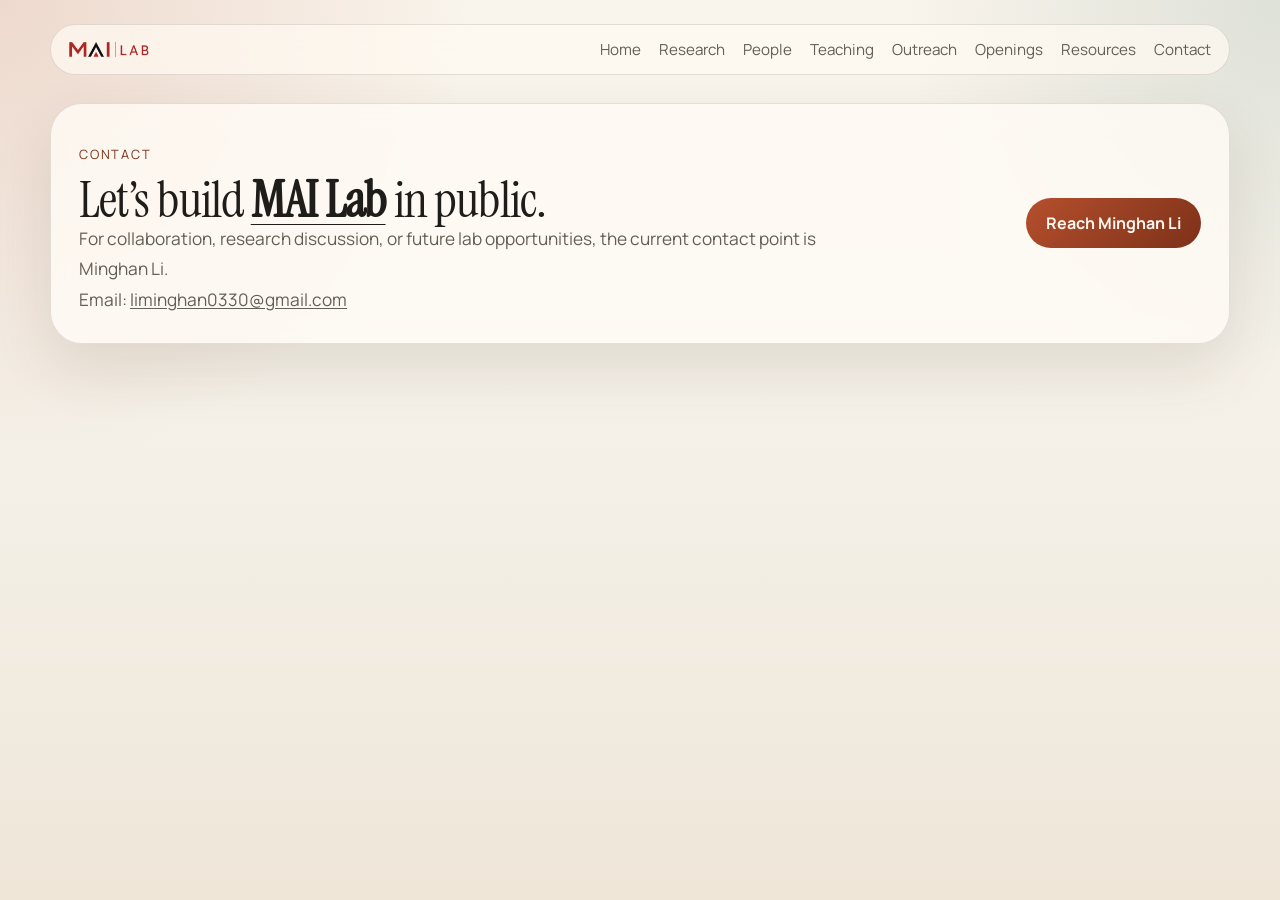
<file: contact.html>
<!DOCTYPE html>
<html lang="en">
  <head>
    <meta charset="UTF-8" />
    <meta name="viewport" content="width=device-width, initial-scale=1.0" />
    <title>Contact | MAI Lab</title>
    <meta name="description" content="Contact MAI Lab." />
    <link rel="preconnect" href="https://fonts.googleapis.com" />
    <link rel="preconnect" href="https://fonts.gstatic.com" crossorigin />
    <link
      href="https://fonts.googleapis.com/css2?family=Instrument+Serif:ital@0;1&family=Manrope:wght@400;500;600;700;800&display=swap"
      rel="stylesheet"
    />
    <link rel="stylesheet" href="styles.css" />
  </head>
  <body>
    <div class="page-shell">
      <nav class="topbar page-nav">
        <a class="brand" href="index.html"><img src="figs/log/MAI_logo_short-removebg.png" alt="MAI Lab logo" class="brand-logo" /></a>
        <div class="nav-links">
          <a href="index.html">Home</a>
          <a href="research.html">Research</a>
          <a href="people.html">People</a>
          <a href="teaching.html">Teaching</a>
          <a href="outreach.html">Outreach</a>
          <a href="openings.html">Openings</a>
          <a href="resources.html">Resources</a>
          <a href="contact.html">Contact</a>
        </div>
      </nav>

      <main class="section">
        <section class="contact-strip page-contact">
          <div>
            <p class="section-tag">Contact</p>
            <h2>
              Let’s build
              <strong
                ><a href="http://mai-lab-2026.com/" target="_blank" rel="noreferrer">MAI Lab</a></strong
              >
              in public.
            </h2>
            <p class="lede">
              For collaboration, research discussion, or future lab
              opportunities, the current contact point is Minghan Li.
            </p>
            <p class="lede">
              Email:
              <a href="mailto:liminghan0330@gmail.com">liminghan0330@gmail.com</a>
            </p>
          </div>
          <a
            class="button button-primary"
            href="https://sites.google.com/view/minghanli-homepage"
            target="_blank"
            rel="noreferrer"
          >
            Reach Minghan Li
          </a>
        </section>
      </main>
    </div>
  </body>
</html>
</file>
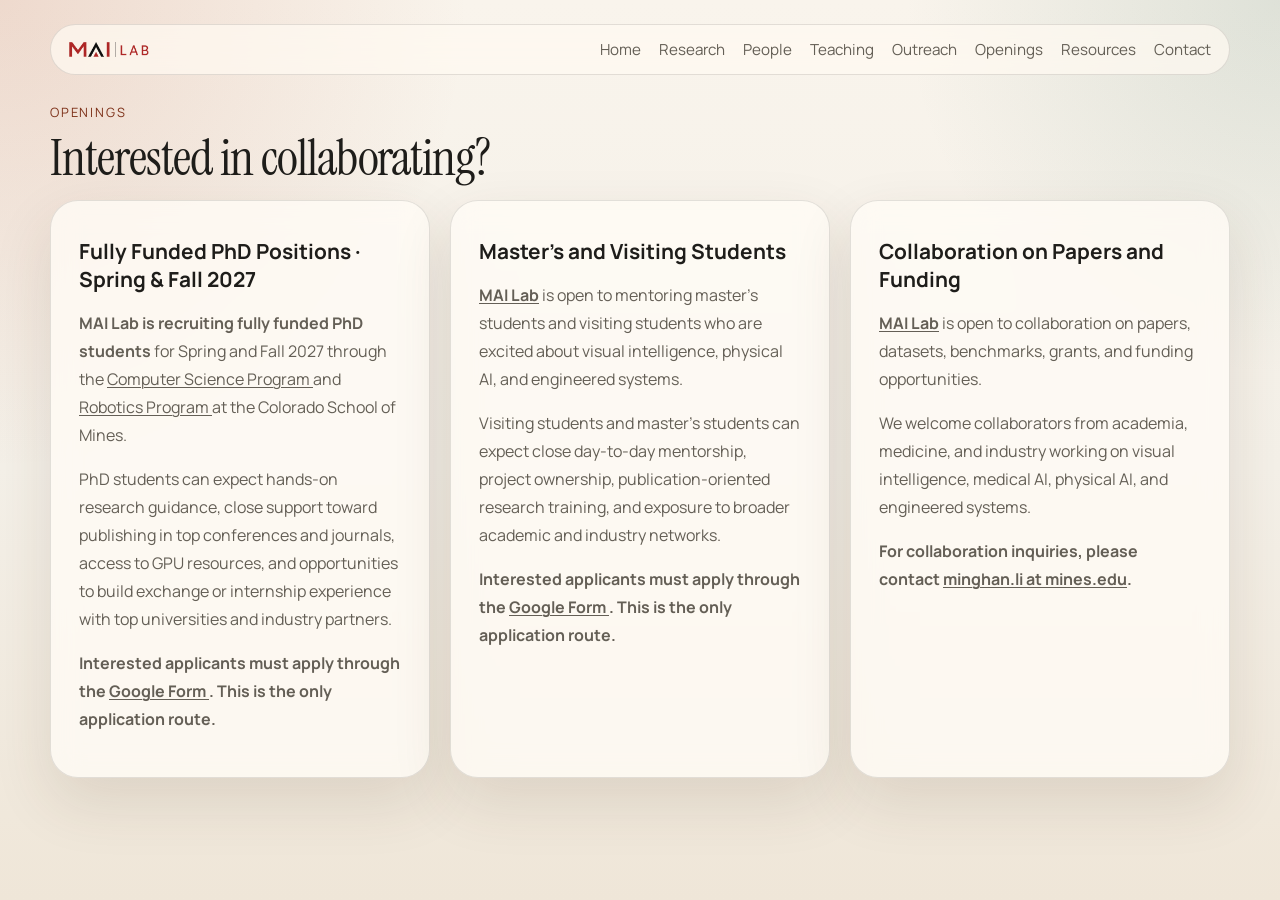
<file: openings.html>
<!DOCTYPE html>
<html lang="en">
  <head>
    <meta charset="UTF-8" />
    <meta name="viewport" content="width=device-width, initial-scale=1.0" />
    <title>Openings | MAI Lab</title>
    <meta name="description" content="Openings and collaboration at MAI Lab." />
    <link rel="preconnect" href="https://fonts.googleapis.com" />
    <link rel="preconnect" href="https://fonts.gstatic.com" crossorigin />
    <link
      href="https://fonts.googleapis.com/css2?family=Instrument+Serif:ital@0;1&family=Manrope:wght@400;500;600;700;800&display=swap"
      rel="stylesheet"
    />
    <link rel="stylesheet" href="styles.css" />
  </head>
  <body>
    <div class="page-shell">
      <nav class="topbar page-nav">
        <a class="brand" href="index.html"><img src="figs/log/MAI_logo_short-removebg.png" alt="MAI Lab logo" class="brand-logo" /></a>
        <div class="nav-links">
          <a href="index.html">Home</a>
          <a href="research.html">Research</a>
          <a href="people.html">People</a>
          <a href="teaching.html">Teaching</a>
          <a href="outreach.html">Outreach</a>
          <a href="openings.html">Openings</a>
          <a href="resources.html">Resources</a>
          <a href="contact.html">Contact</a>
        </div>
      </nav>

      <main class="section">
        <div class="section-heading">
          <p class="section-tag">Openings</p>
          <h2>Interested in collaborating?</h2>
        </div>
        <div class="research-grid">
          <article class="card research-card">
            <h3>Fully Funded PhD Positions · Spring &amp; Fall 2027</h3>
            <p>
              <strong>MAI Lab is recruiting fully funded PhD students</strong>
              for Spring and Fall 2027 through the
              <a href="https://cs.mines.edu/" target="_blank" rel="noreferrer">
                Computer Science Program
              </a>
              and
              <a href="https://robotics.mines.edu/" target="_blank" rel="noreferrer">
                Robotics Program
              </a>
              at the Colorado School of Mines.
            </p>
            <p>
              PhD students can expect hands-on research guidance, close support
              toward publishing in top conferences and journals, access to GPU
              resources, and opportunities to build exchange or internship
              experience with top universities and industry partners.
            </p>
            <p>
              <strong>
                Interested applicants must apply through the
                <a href="https://forms.gle/AyEmbJZnWQt4ZLSv6" target="_blank" rel="noreferrer">
                  Google Form
                </a>.
                This is the only application route.
              </strong>
            </p>
          </article>
          <article class="card research-card">
            <h3>Master's and Visiting Students</h3>
            <p>
              <strong
                ><a href="http://mai-lab-2026.com/" target="_blank" rel="noreferrer">MAI Lab</a></strong
              >
              is open to mentoring master's students and visiting students who
              are excited about visual intelligence, physical AI, and
              engineered systems.
            </p>
            <p>
              Visiting students and master's students can expect close
              day-to-day mentorship, project ownership, publication-oriented
              research training, and exposure to broader academic and industry
              networks.
            </p>
            <p>
              <strong>
                Interested applicants must apply through the
                <a href="https://forms.gle/AyEmbJZnWQt4ZLSv6" target="_blank" rel="noreferrer">
                  Google Form
                </a>.
                This is the only application route.
              </strong>
            </p>
          </article>
          <article class="card research-card">
            <h3>Collaboration on Papers and Funding</h3>
            <p>
              <strong
                ><a href="http://mai-lab-2026.com/" target="_blank" rel="noreferrer">MAI Lab</a></strong
              >
              is open to collaboration on papers, datasets, benchmarks, grants,
              and funding opportunities.
            </p>
            <p>
              We welcome collaborators from academia, medicine, and industry
              working on visual intelligence, medical AI, physical AI, and
              engineered systems.
            </p>
            <p>
              <strong>
                For collaboration inquiries, please contact
                <a href="mailto:minghan.li@mines.edu">minghan.li at mines.edu</a>.
              </strong>
            </p>
          </article>
        </div>
      </main>
    </div>
  </body>
</html>
</file>
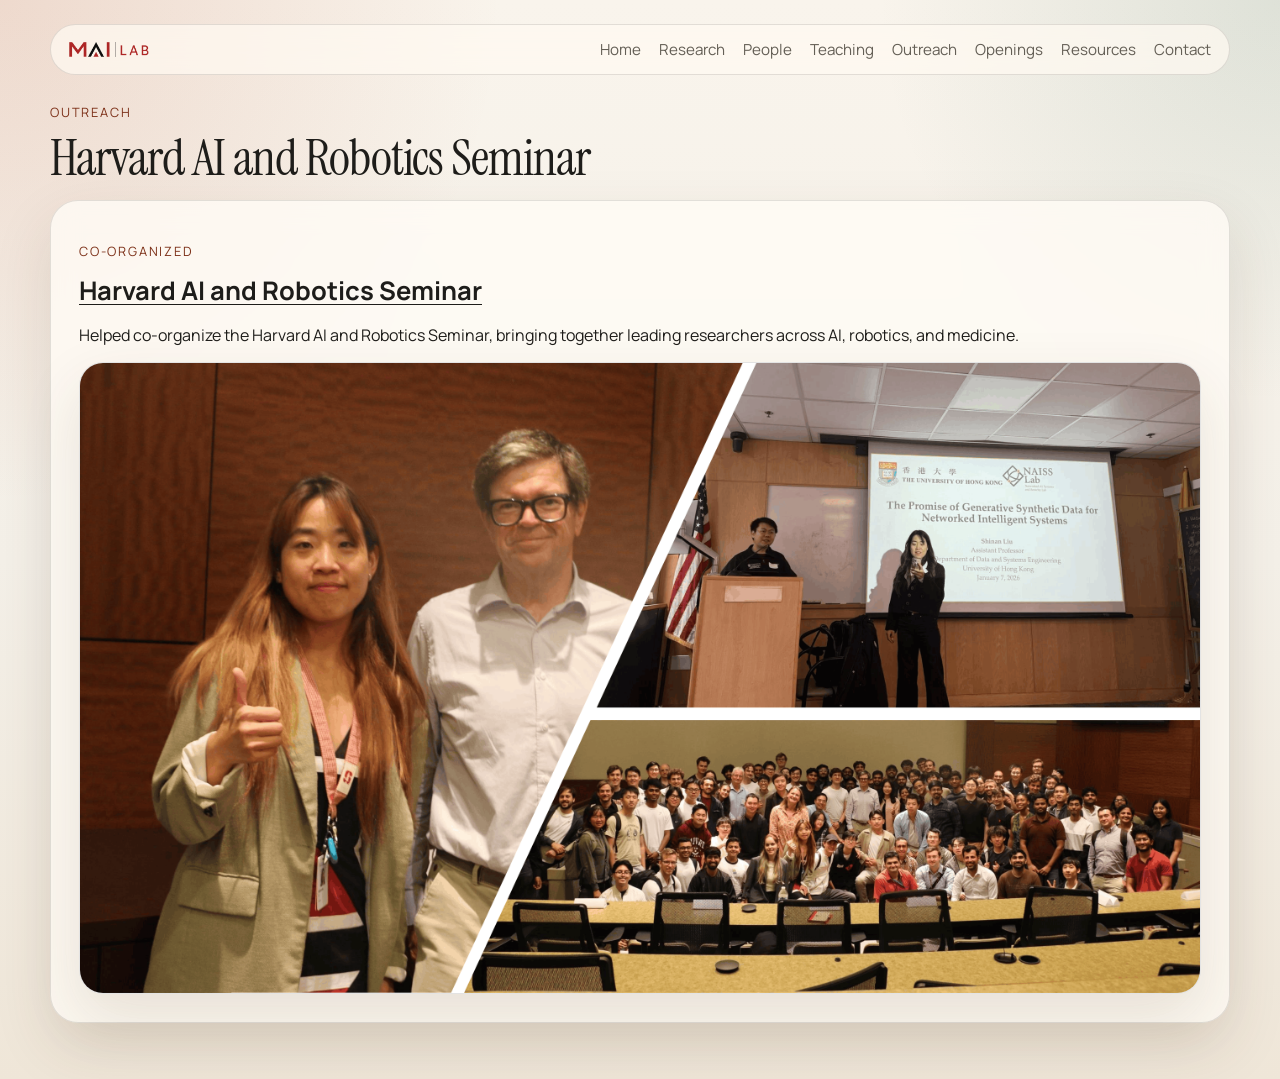
<file: outreach.html>
<!DOCTYPE html>
<html lang="en">
  <head>
    <meta charset="UTF-8" />
    <meta name="viewport" content="width=device-width, initial-scale=1.0" />
    <title>Outreach | MAI Lab</title>
    <meta name="description" content="Outreach, teaching, and community engagement from MAI Lab." />
    <link rel="preconnect" href="https://fonts.googleapis.com" />
    <link rel="preconnect" href="https://fonts.gstatic.com" crossorigin />
    <link
      href="https://fonts.googleapis.com/css2?family=Instrument+Serif:ital@0;1&family=Manrope:wght@400;500;600;700;800&display=swap"
      rel="stylesheet"
    />
    <link rel="stylesheet" href="styles.css" />
  </head>
  <body>
    <div class="page-shell">
      <nav class="topbar page-nav">
        <a class="brand" href="index.html"><img src="figs/log/MAI_logo_short-removebg.png" alt="MAI Lab logo" class="brand-logo" /></a>
        <div class="nav-links">
          <a href="index.html">Home</a>
          <a href="research.html">Research</a>
          <a href="people.html">People</a>
          <a href="teaching.html">Teaching</a>
          <a href="outreach.html">Outreach</a>
          <a href="openings.html">Openings</a>
          <a href="resources.html">Resources</a>
          <a href="contact.html">Contact</a>
        </div>
      </nav>

      <main class="section">
        <div class="section-heading">
          <p class="section-tag">Outreach</p>
          <h2>Harvard AI and Robotics Seminar</h2>
        </div>
        <section class="outreach-feature">
          <div class="card outreach-copy">
            <p class="timeline-year">Co-organized</p>
            <h3>
              <a href="https://wang.hms.harvard.edu/harvard-ai-and-robotics-seminar/" target="_blank" rel="noreferrer">
                Harvard AI and Robotics Seminar
              </a>
            </h3>
            <p>
              Helped co-organize the Harvard AI and Robotics Seminar, bringing
              together leading researchers across AI, robotics, and medicine.
            </p>
            <figure class="outreach-figure">
              <img
                src="figs/outreach/harvard_ai_and_robotics_seminar/harvard_ai_and_robotics_seminar.png"
                alt="Harvard AI and Robotics Seminar merged seminar image"
                class="outreach-figure-image"
              />
            </figure>
          </div>
        </section>
      </main>
    </div>
  </body>
</html>
</file>
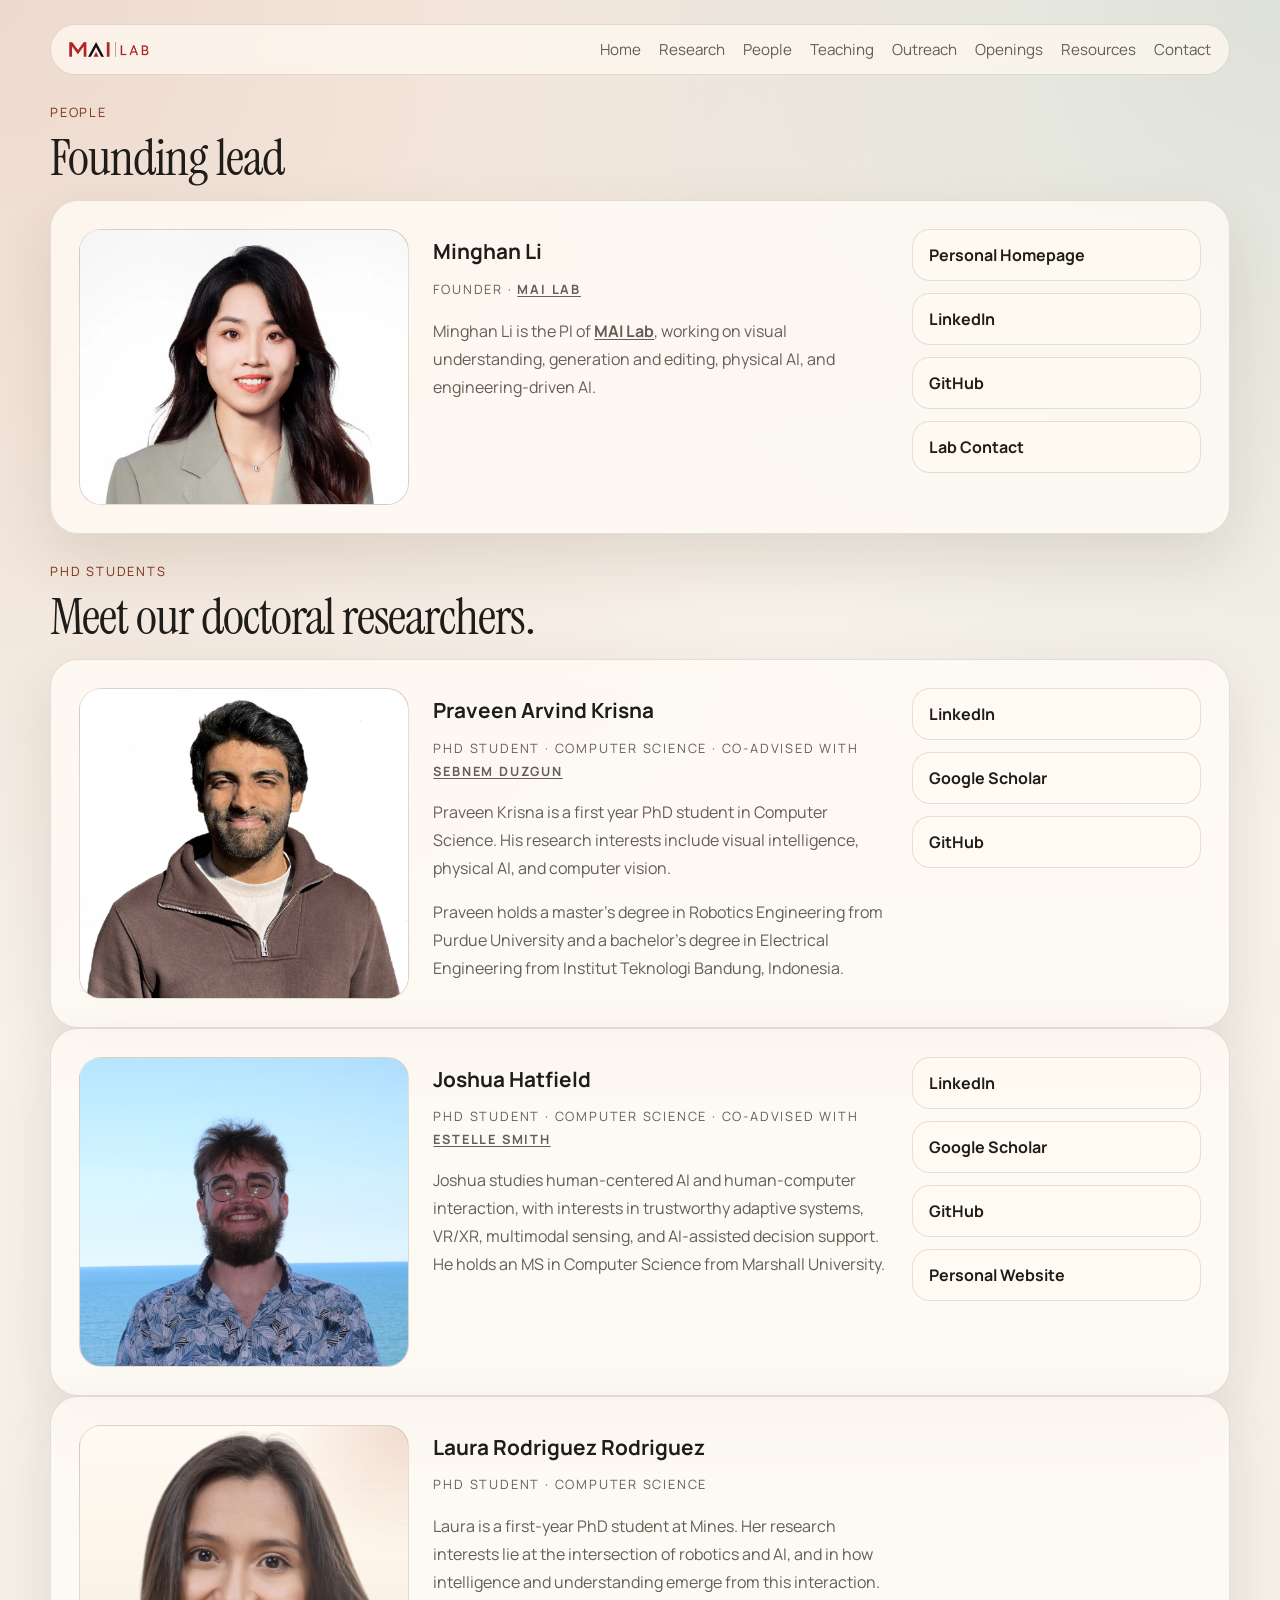
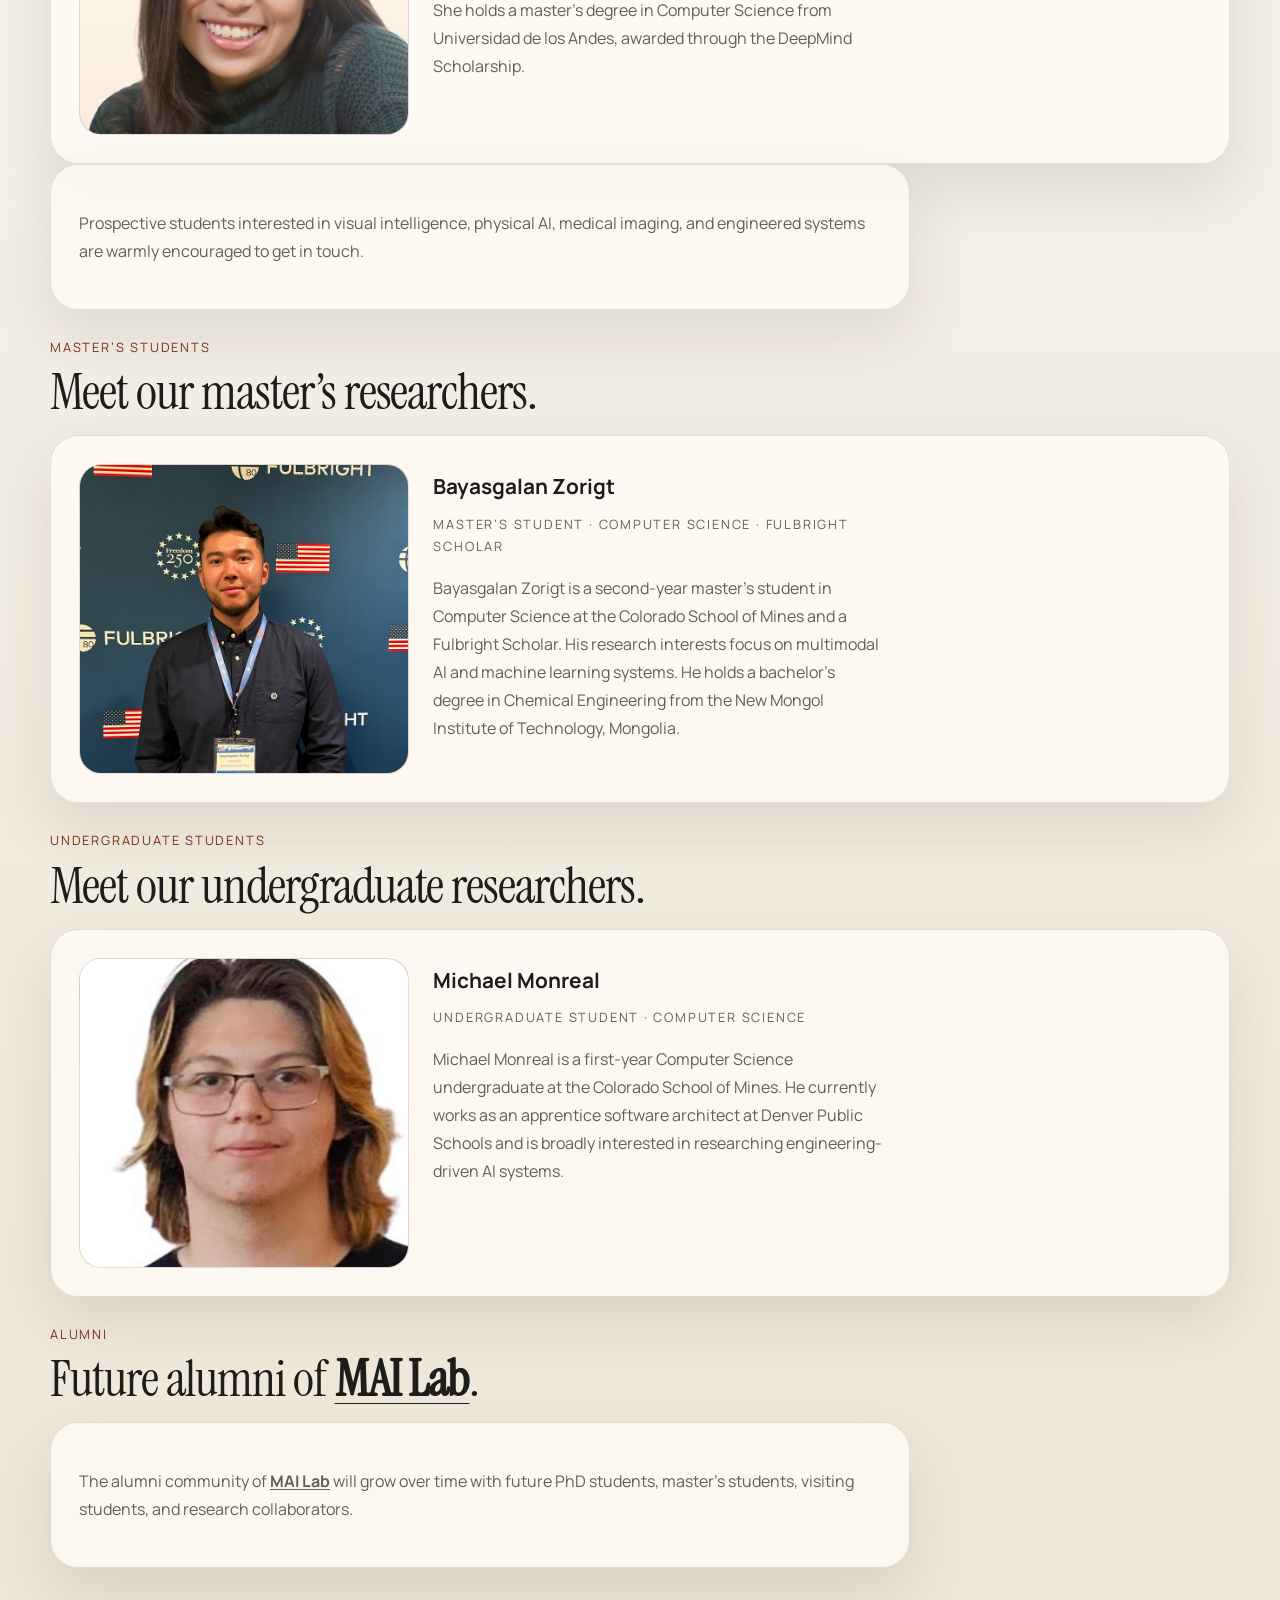
<file: people.html>
<!doctype html>
<html lang="en">
  <head>
    <meta charset="UTF-8" />
    <meta name="viewport" content="width=device-width, initial-scale=1.0" />
    <title>People | MAI Lab</title>
    <meta name="description" content="People at MAI Lab." />
    <link rel="preconnect" href="https://fonts.googleapis.com" />
    <link rel="preconnect" href="https://fonts.gstatic.com" crossorigin />
    <link
      href="https://fonts.googleapis.com/css2?family=Instrument+Serif:ital@0;1&family=Manrope:wght@400;500;600;700;800&display=swap"
      rel="stylesheet"
    />
    <link rel="stylesheet" href="styles.css" />
  </head>
  <body>
    <div class="page-shell">
      <nav class="topbar page-nav">
        <a class="brand" href="index.html"
          ><img
            src="figs/log/MAI_logo_short-removebg.png"
            alt="MAI Lab logo"
            class="brand-logo"
        /></a>
        <div class="nav-links">
          <a href="index.html">Home</a>
          <a href="research.html">Research</a>
          <a href="people.html">People</a>
          <a href="teaching.html">Teaching</a>
          <a href="outreach.html">Outreach</a>
          <a href="openings.html">Openings</a>
          <a href="resources.html">Resources</a>
          <a href="contact.html">Contact</a>
        </div>
      </nav>

      <main class="section">
        <div class="section-heading">
          <p class="section-tag">People</p>
          <h2>Founding lead</h2>
        </div>
        <article class="card profile-card">
          <div class="profile-media">
            <img
              src="figs/people/MinghanLI_blue_short.jpg"
              alt="Portrait of Minghan Li"
              class="profile-image"
            />
          </div>
          <div class="profile-copy">
            <h3>Minghan Li</h3>
            <p class="profile-role">
              Founder ·
              <strong
                ><a
                  href="http://mai-lab-2026.com/"
                  target="_blank"
                  rel="noreferrer"
                  >MAI Lab</a
                ></strong
              >
            </p>
            <p>
              Minghan Li is the PI of
              <strong
                ><a
                  href="http://mai-lab-2026.com/"
                  target="_blank"
                  rel="noreferrer"
                  >MAI Lab</a
                ></strong
              >, working on visual understanding, generation and editing,
              physical AI, and engineering-driven AI.
            </p>
          </div>
          <div class="profile-links">
            <a
              href="https://sites.google.com/view/minghanli-homepage"
              target="_blank"
              rel="noreferrer"
              >Personal Homepage</a
            >
            <a
              href="https://www.linkedin.com/in/minghan-li-9636472b6/"
              target="_blank"
              rel="noreferrer"
              >LinkedIn</a
            >
            <a
              href="https://github.com/MinghanLi"
              target="_blank"
              rel="noreferrer"
              >GitHub</a
            >
            <a href="contact.html">Lab Contact</a>
          </div>
        </article>

        <section class="section">
          <div class="section-heading">
            <p class="section-tag">PhD Students</p>
            <h2>Meet our doctoral researchers.</h2>
          </div>

          <article class="card profile-card">
            <div class="profile-media student-profile-media">
              <img
                src="figs/people/Praveen_picture.jpg"
                alt="Portrait of Praveen Arvind Krisna"
                class="profile-image"
              />
            </div>

            <div class="profile-copy">
              <h3>Praveen Arvind Krisna</h3>

              <p class="profile-role">
                PhD Student · Computer Science · Co-advised with
                <strong
                  ><a
                    href="https://www.mines.edu/about/faculty-directory/profiles/sebnem-duzgun.html"
                    target="_blank"
                    rel="noreferrer"
                    >Sebnem Duzgun</a
                  ></strong
                >
              </p>

              <p>
                Praveen Krisna is a first year PhD student in Computer Science.
                His research interests include visual intelligence, physical AI,
                and computer vision.
              </p>

              <p>
                Praveen holds a master’s degree in Robotics Engineering from
                Purdue University and a bachelor’s degree in Electrical
                Engineering from Institut Teknologi Bandung, Indonesia.
              </p>
            </div>

            <div class="profile-links">
              <a
                href="https://www.linkedin.com/in/praveenkrisna/"
                target="_blank"
                rel="noreferrer"
              >
                LinkedIn
              </a>

              <a
                href="https://scholar.google.com/citations?user=kJ_ee38AAAAJ&amp;hl=en"
                target="_blank"
                rel="noreferrer"
              >
                Google Scholar
              </a>

              <a
                href="https://github.com/praveenarvind"
                target="_blank"
                rel="noreferrer"
              >
                GitHub
              </a>
            </div>
          </article>

          <article class="card profile-card">
            <div class="profile-media student-profile-media">
              <img
                src="figs/people/Joshua_hatfield.jpg"
                alt="Portrait of Joshua Hatfield"
                class="profile-image"
              />
            </div>

            <div class="profile-copy">
              <h3>Joshua Hatfield</h3>

              <p class="profile-role">
                PhD Student · Computer Science · Co-advised with
                <strong
                  ><a
                    href="https://research.mines.edu/project/smith-estelle/"
                    target="_blank"
                    rel="noreferrer"
                    >Estelle Smith</a
                  ></strong
                >
              </p>

              <p>
                Joshua studies human-centered AI and human-computer
                interaction, with interests in trustworthy adaptive systems,
                VR/XR, multimodal sensing, and AI-assisted decision support. He
                holds an MS in Computer Science from Marshall University.
              </p>
            </div>

            <div class="profile-links">
              <a
                href="https://www.linkedin.com/in/joshua-hatfield-675474192/"
                target="_blank"
                rel="noreferrer"
              >
                LinkedIn
              </a>

              <a
                href="https://scholar.google.com/citations?user=ua2jkB0AAAAJ&amp;hl=en"
                target="_blank"
                rel="noreferrer"
              >
                Google Scholar
              </a>

              <a
                href="https://github.com/joshuathomashatfield"
                target="_blank"
                rel="noreferrer"
              >
                GitHub
              </a>

              <a
                href="https://joshuathomashatfield.github.io/joshhat/"
                target="_blank"
                rel="noreferrer"
              >
                Personal Website
              </a>
            </div>
          </article>

          <article class="card profile-card">
            <div class="profile-media student-profile-media">
              <img
                src="figs/people/Laura_Rodriguez_Rodriguez.png"
                alt="Portrait of Laura Rodriguez Rodriguez"
                class="profile-image profile-image-top"
              />
            </div>

            <div class="profile-copy">
              <h3>Laura Rodriguez Rodriguez</h3>

              <p class="profile-role">PhD Student · Computer Science</p>

              <p>
                Laura is a first-year PhD student at Mines. Her research
                interests lie at the intersection of robotics and AI, and in
                how intelligence and understanding emerge from this
                interaction. She holds a master&rsquo;s degree in Computer
                Science from Universidad de los Andes, awarded through the
                DeepMind Scholarship.
              </p>
            </div>
          </article>

          <article class="card openings-card">
            <p>
              Prospective students interested in visual intelligence, physical
              AI, medical imaging, and engineered systems are warmly encouraged
              to get in touch.
            </p>
          </article>
        </section>

        <section class="section">
          <div class="section-heading">
            <p class="section-tag">Master’s Students</p>
            <h2>Meet our master’s researchers.</h2>
          </div>

          <article class="card profile-card">
            <div class="profile-media student-profile-media">
              <img
                src="figs/people/Bayasgalan_Zorigt.jpeg"
                alt="Portrait of Bayasgalan Zorigt"
                class="profile-image profile-image-top"
              />
            </div>

            <div class="profile-copy">
              <h3>Bayasgalan Zorigt</h3>

              <p class="profile-role">
                Master’s Student · Computer Science · Fulbright Scholar
              </p>

              <p>
                Bayasgalan Zorigt is a second-year master’s student in Computer
                Science at the Colorado School of Mines and a Fulbright Scholar.
                His research interests focus on multimodal AI and machine
                learning systems. He holds a bachelor’s degree in Chemical
                Engineering from the New Mongol Institute of Technology,
                Mongolia.
              </p>
            </div>
          </article>
        </section>

        <section class="section">
          <div class="section-heading">
            <p class="section-tag">Undergraduate Students</p>
            <h2>Meet our undergraduate researchers.</h2>
          </div>

          <article class="card profile-card">
            <div class="profile-media student-profile-media">
              <img
                src="figs/people/Michael_Monreal.jpg"
                alt="Portrait of Michael Monreal"
                class="profile-image"
              />
            </div>

            <div class="profile-copy">
              <h3>Michael Monreal</h3>

              <p class="profile-role">
                Undergraduate Student · Computer Science
              </p>

              <p>
                Michael Monreal is a first-year Computer Science undergraduate
                at the Colorado School of Mines. He currently works as an
                apprentice software architect at Denver Public Schools and is
                broadly interested in researching engineering-driven AI
                systems.
              </p>
            </div>
          </article>
        </section>

        <section class="section">
          <div class="section-heading">
            <p class="section-tag">Alumni</p>
            <h2>
              Future alumni of
              <strong
                ><a
                  href="http://mai-lab-2026.com/"
                  target="_blank"
                  rel="noreferrer"
                  >MAI Lab</a
                ></strong
              >.
            </h2>
          </div>
          <article class="card openings-card">
            <p>
              The alumni community of
              <strong
                ><a
                  href="http://mai-lab-2026.com/"
                  target="_blank"
                  rel="noreferrer"
                  >MAI Lab</a
                ></strong
              >
              will grow over time with future PhD students, master's students,
              visiting students, and research collaborators.
            </p>
          </article>
        </section>
      </main>
    </div>
  </body>
</html>
</file>
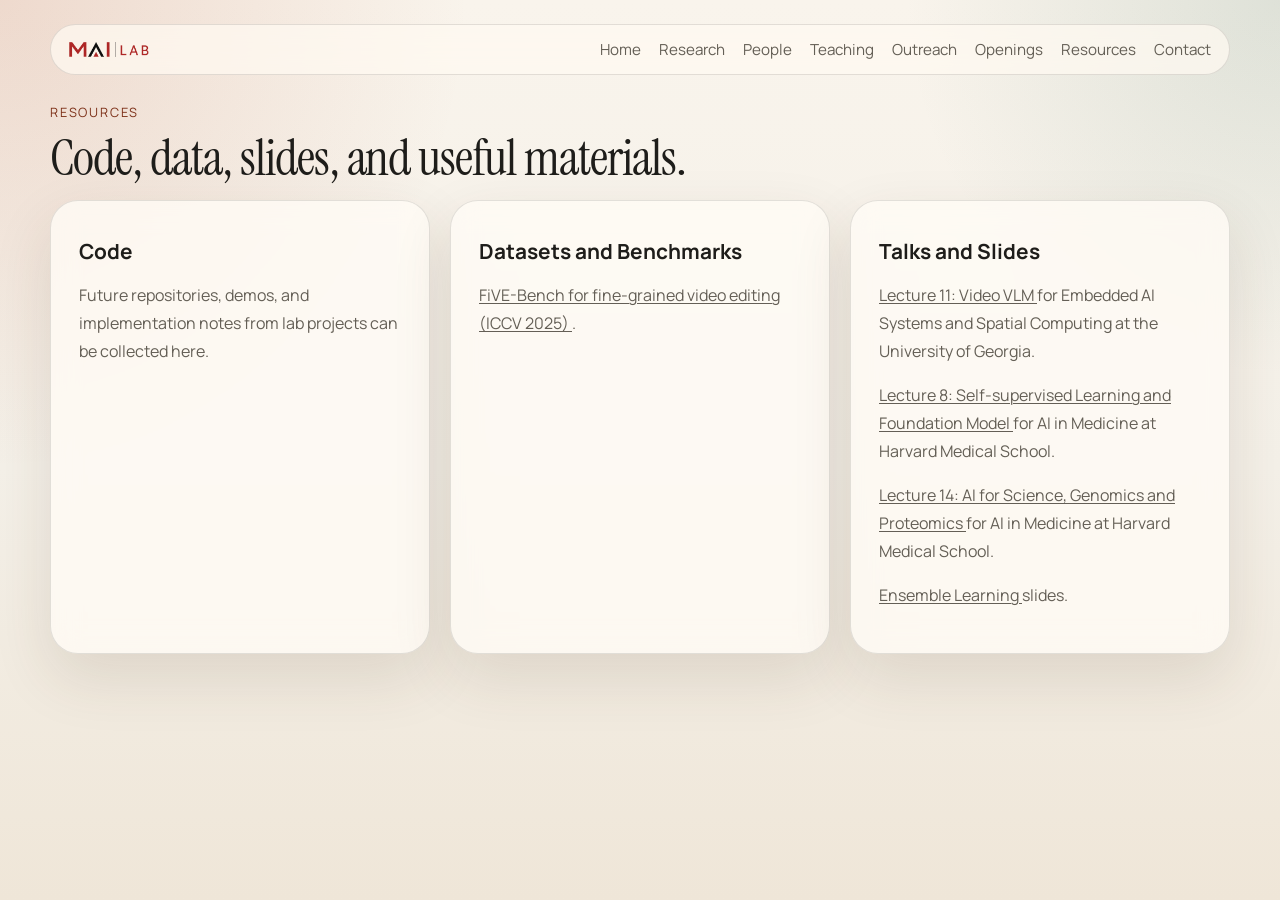
<file: resources.html>
<!DOCTYPE html>
<html lang="en">
  <head>
    <meta charset="UTF-8" />
    <meta name="viewport" content="width=device-width, initial-scale=1.0" />
    <title>Resources | MAI Lab</title>
    <meta name="description" content="Resources from MAI Lab." />
    <link rel="preconnect" href="https://fonts.googleapis.com" />
    <link rel="preconnect" href="https://fonts.gstatic.com" crossorigin />
    <link
      href="https://fonts.googleapis.com/css2?family=Instrument+Serif:ital@0;1&family=Manrope:wght@400;500;600;700;800&display=swap"
      rel="stylesheet"
    />
    <link rel="stylesheet" href="styles.css" />
  </head>
  <body>
    <div class="page-shell">
      <nav class="topbar page-nav">
        <a class="brand" href="index.html"><img src="figs/log/MAI_logo_short-removebg.png" alt="MAI Lab logo" class="brand-logo" /></a>
        <div class="nav-links">
          <a href="index.html">Home</a>
          <a href="research.html">Research</a>
          <a href="people.html">People</a>
          <a href="teaching.html">Teaching</a>
          <a href="outreach.html">Outreach</a>
          <a href="openings.html">Openings</a>
          <a href="resources.html">Resources</a>
          <a href="contact.html">Contact</a>
        </div>
      </nav>

      <main class="section">
        <div class="section-heading">
          <p class="section-tag">Resources</p>
          <h2>Code, data, slides, and useful materials.</h2>
        </div>
        <div class="research-grid">
          <article class="card research-card">
            <h3>Code</h3>
            <p>
              Future repositories, demos, and implementation notes from lab
              projects can be collected here.
            </p>
          </article>
          <article class="card research-card">
            <h3>Datasets and Benchmarks</h3>
            <p>
              <a href="https://huggingface.co/datasets/LIMinghan/FiVE-Fine-Grained-Video-Editing-Benchmark" target="_blank" rel="noreferrer">
                FiVE-Bench for fine-grained video editing (ICCV 2025)
              </a>.
            </p>
          </article>
          <article class="card research-card">
            <h3>Talks and Slides</h3>
            <p>
              <a href="https://drive.google.com/file/d/1RZ6EwMimxGFtWbA5jdQ8CP_eQfYZAMIm/view?usp=sharing" target="_blank" rel="noreferrer">
                Lecture 11: Video VLM
              </a>
              for Embedded AI Systems and Spatial Computing at the University of
              Georgia.
            </p>
            <p>
              <a href="https://drive.google.com/file/d/1-xeJJuCh3IJYvMbtqGHko_4pPM7JuTEM/view?usp=sharing" target="_blank" rel="noreferrer">
                Lecture 8: Self-supervised Learning and Foundation Model
              </a>
              for AI in Medicine at Harvard Medical School.
            </p>
            <p>
              <a href="https://drive.google.com/file/d/1_hKF2essTQ4itrlV8qFJ5YdcPfnq9Q2E/view?usp=sharing" target="_blank" rel="noreferrer">
                Lecture 14: AI for Science, Genomics and Proteomics
              </a>
              for AI in Medicine at Harvard Medical School.
            </p>
            <p>
              <a href="https://drive.google.com/file/d/1RSGOvZ9Pwpyvu0CM7nMyzdcx69eUaBxC/view?usp=sharing" target="_blank" rel="noreferrer">
                Ensemble Learning
              </a>
              slides.
            </p>
          </article>
        </div>
      </main>
    </div>
  </body>
</html>
</file>
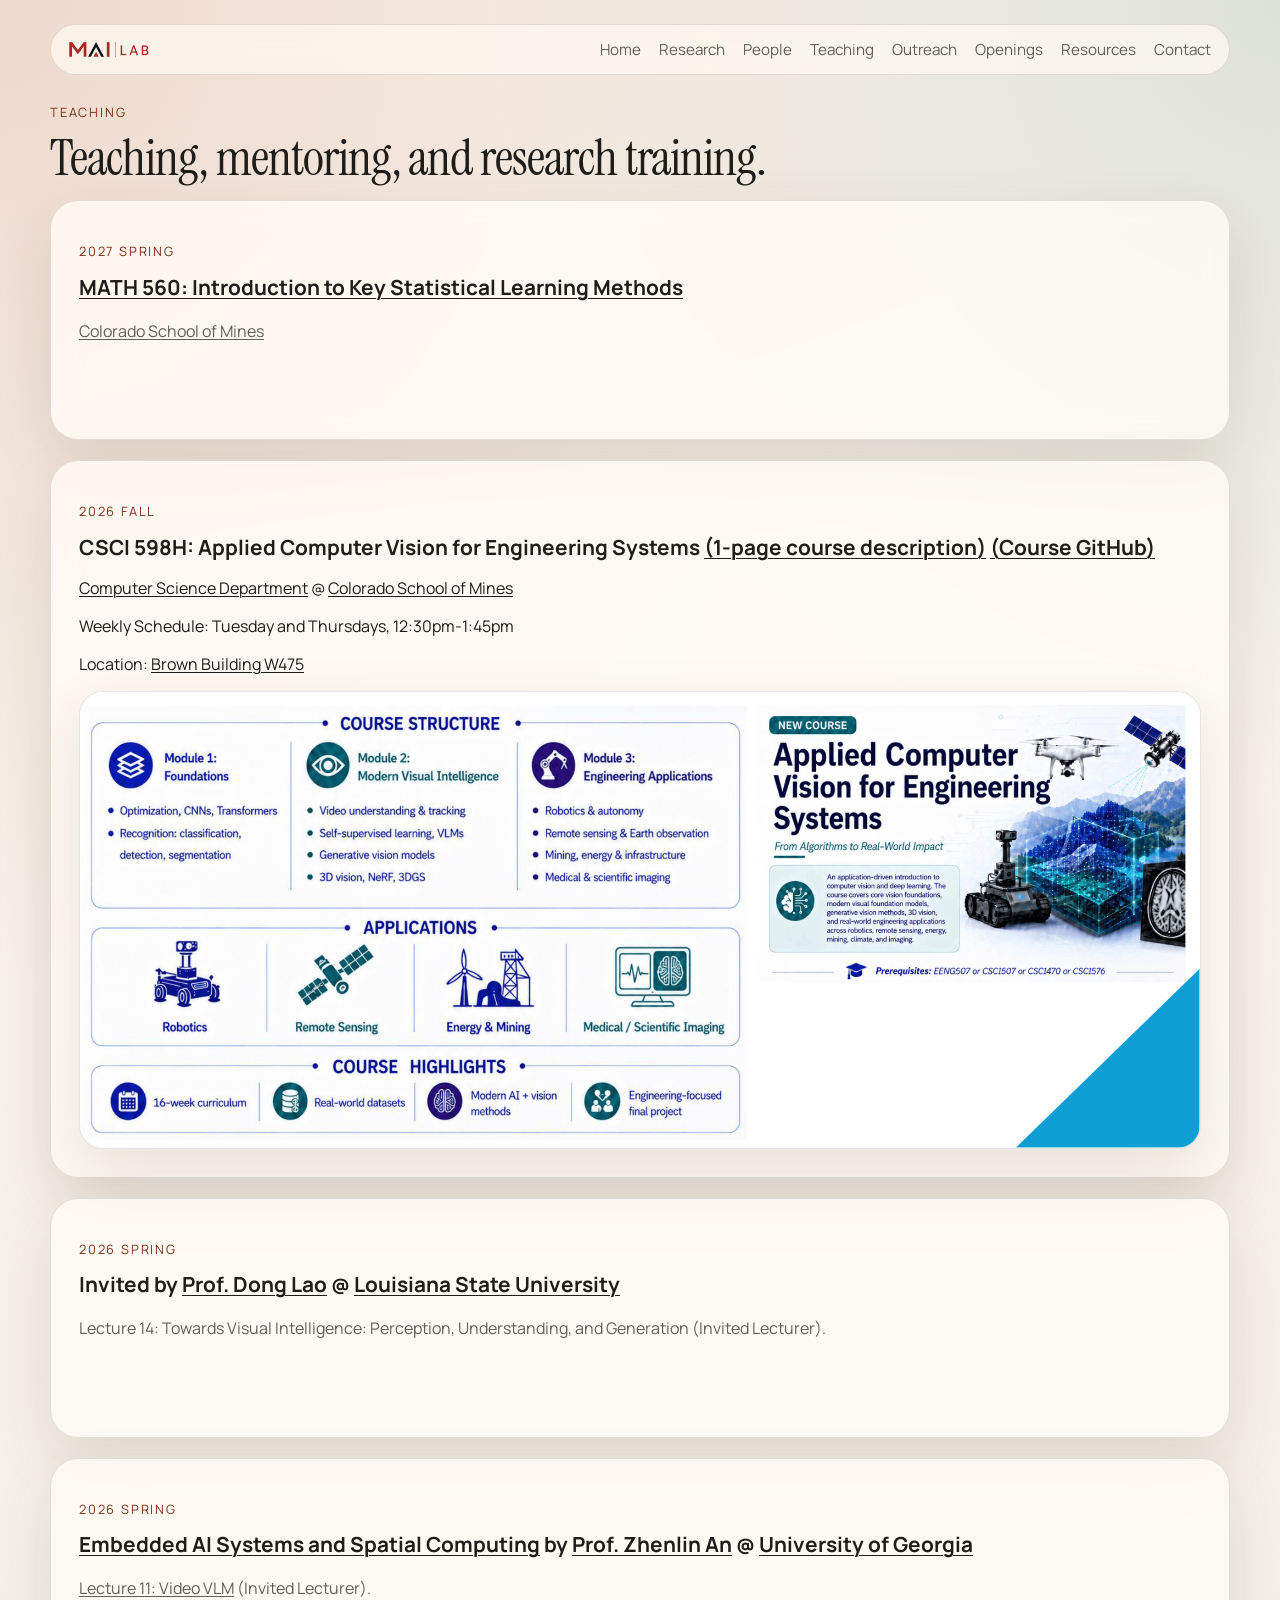
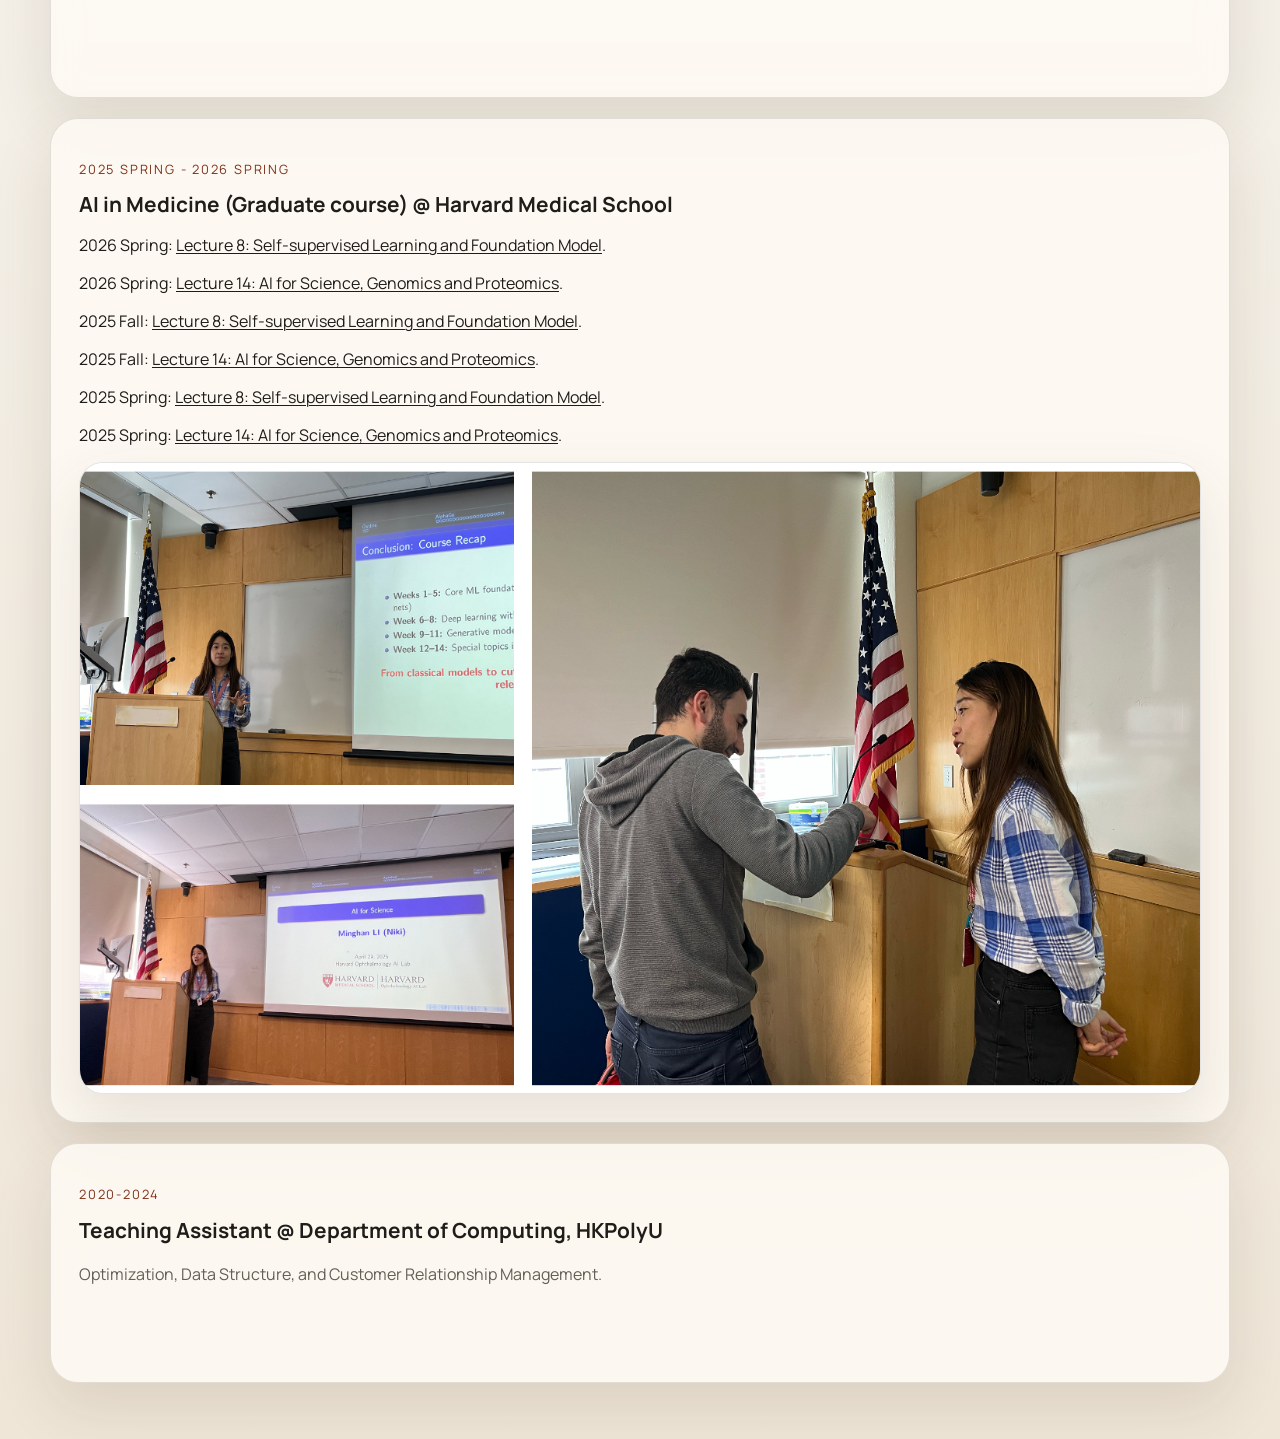
<file: teaching.html>
<!DOCTYPE html>
<html lang="en">
  <head>
    <meta charset="UTF-8" />
    <meta name="viewport" content="width=device-width, initial-scale=1.0" />
    <title>Teaching | MAI Lab</title>
    <meta name="description" content="Teaching and mentorship at MAI Lab." />
    <link rel="preconnect" href="https://fonts.googleapis.com" />
    <link rel="preconnect" href="https://fonts.gstatic.com" crossorigin />
    <link
      href="https://fonts.googleapis.com/css2?family=Instrument+Serif:ital@0;1&family=Manrope:wght@400;500;600;700;800&display=swap"
      rel="stylesheet"
    />
    <link rel="stylesheet" href="styles.css" />
  </head>
  <body>
    <div class="page-shell">
      <nav class="topbar page-nav">
        <a class="brand" href="index.html"><img src="figs/log/MAI_logo_short-removebg.png" alt="MAI Lab logo" class="brand-logo" /></a>
        <div class="nav-links">
          <a href="index.html">Home</a>
          <a href="research.html">Research</a>
          <a href="people.html">People</a>
          <a href="teaching.html">Teaching</a>
          <a href="outreach.html">Outreach</a>
          <a href="openings.html">Openings</a>
          <a href="resources.html">Resources</a>
          <a href="contact.html">Contact</a>
        </div>
      </nav>

      <main class="section">
        <div class="section-heading">
          <p class="section-tag">Teaching</p>
          <h2>Teaching, mentoring, and research training.</h2>
        </div>
        <div class="timeline teaching-list">
          <article class="card timeline-item">
            <p class="timeline-year">2027 Spring</p>
            <h3>
              <a
                href="https://catalog.mines.edu/coursesaz/math/"
                target="_blank"
                rel="noreferrer"
                >MATH 560: Introduction to Key Statistical Learning Methods</a
              >
            </h3>
            <p>
              <a href="https://www.mines.edu/" target="_blank" rel="noreferrer"
                >Colorado School of Mines</a
              >
            </p>
          </article>
          <article class="card timeline-item">
            <p class="timeline-year">2026 Fall</p>
            <h3>
              CSCI 598H: Applied Computer Vision for Engineering Systems
              <a href="https://drive.google.com/file/d/1pN-3NIPKNZayUgoOVP-zDhn4Z9sT766h/view?usp=sharing" target="_blank" rel="noreferrer">(1-page course description)</a>
              <a href="https://github.com/MinghanLi/CSCI598H-Applied-Computer-Vision-for-Engineering-Systems" target="_blank" rel="noreferrer">(Course GitHub)</a>
            </h3>
            <p>
              <a href="https://cs.mines.edu/" target="_blank" rel="noreferrer">Computer Science Department</a>
              @
              <a href="https://www.mines.edu/" target="_blank" rel="noreferrer">Colorado School of Mines</a>
            </p>
            <p>Weekly Schedule: Tuesday and Thursdays, 12:30pm-1:45pm</p>
            <p>
              Location:
              <a href="https://maps.app.goo.gl/g816ghwM5CKEpWYR6" target="_blank" rel="noreferrer">
                Brown Building W475
              </a>
            </p>
            <figure class="outreach-figure">
              <img
                src="figs/teaching/Flyer_Applied_computer_vision_for_engineering_problems_v2.png"
                alt="Flyer for Applied Computer Vision for Engineering Systems"
                class="outreach-figure-image"
              />
            </figure>
          </article>
          <article class="card timeline-item">
            <p class="timeline-year">2026 Spring</p>
            <h3>
              Invited by
              <a href="https://www.lsu.edu/eng/cse/people/faculty/lao.php" target="_blank" rel="noreferrer">Prof. Dong Lao</a>
              @
              <a href="https://www.lsu.edu/eng/cse/people/faculty/lao.php" target="_blank" rel="noreferrer">Louisiana State University</a>
            </h3>
            <p>
              Lecture 14: Towards Visual Intelligence: Perception,
              Understanding, and Generation (Invited Lecturer).
            </p>
          </article>
          <article class="card timeline-item">
            <p class="timeline-year">2026 Spring</p>
            <h3>
              <a href="https://anplus.notion.site/csci-8000-embedded-foundation-models" target="_blank" rel="noreferrer">Embedded AI Systems and Spatial Computing</a>
              by
              <a href="https://computing.uga.edu/directory/people/zhenlin" target="_blank" rel="noreferrer">Prof. Zhenlin An</a>
              @
              <a href="https://www.uga.edu/" target="_blank" rel="noreferrer">University of Georgia</a>
            </h3>
            <p>
              <a href="https://drive.google.com/file/d/1RZ6EwMimxGFtWbA5jdQ8CP_eQfYZAMIm/view?usp=sharing" target="_blank" rel="noreferrer">Lecture 11: Video VLM</a>
              (Invited Lecturer).
            </p>
          </article>
          <article class="card timeline-item">
            <p class="timeline-year">2025 Spring - 2026 Spring</p>
            <h3>AI in Medicine (Graduate course) @ Harvard Medical School</h3>
            <p>
              2026 Spring:
              <a href="https://drive.google.com/file/d/1-xeJJuCh3IJYvMbtqGHko_4pPM7JuTEM/view?usp=sharing" target="_blank" rel="noreferrer">Lecture 8: Self-supervised Learning and Foundation Model</a>.
            </p>
            <p>
              2026 Spring:
              <a href="https://drive.google.com/file/d/1_hKF2essTQ4itrlV8qFJ5YdcPfnq9Q2E/view?usp=sharing" target="_blank" rel="noreferrer">Lecture 14: AI for Science, Genomics and Proteomics</a>.
            </p>
            <p>
              2025 Fall:
              <a href="https://drive.google.com/file/d/1-xeJJuCh3IJYvMbtqGHko_4pPM7JuTEM/view?usp=sharing" target="_blank" rel="noreferrer">Lecture 8: Self-supervised Learning and Foundation Model</a>.
            </p>
            <p>
              2025 Fall:
              <a href="https://drive.google.com/file/d/1_hKF2essTQ4itrlV8qFJ5YdcPfnq9Q2E/view?usp=sharing" target="_blank" rel="noreferrer">Lecture 14: AI for Science, Genomics and Proteomics</a>.
            </p>
            <p>
              2025 Spring:
              <a href="https://drive.google.com/file/d/1-xeJJuCh3IJYvMbtqGHko_4pPM7JuTEM/view?usp=sharing" target="_blank" rel="noreferrer">Lecture 8: Self-supervised Learning and Foundation Model</a>.
            </p>
            <p>
              2025 Spring:
              <a href="https://drive.google.com/file/d/1_hKF2essTQ4itrlV8qFJ5YdcPfnq9Q2E/view?usp=sharing" target="_blank" rel="noreferrer">Lecture 14: AI for Science, Genomics and Proteomics</a>.
            </p>
            <figure class="outreach-figure">
              <img
                src="figs/teaching/ai_in_med.png"
                alt="AI in Medicine course figure"
                class="outreach-figure-image"
              />
            </figure>
          </article>
          <article class="card timeline-item">
            <p class="timeline-year">2020-2024</p>
            <h3>Teaching Assistant @ Department of Computing, HKPolyU</h3>
            <p>Optimization, Data Structure, and Customer Relationship Management.</p>
          </article>
        </div>
      </main>
    </div>
  </body>
</html>
</file>
<file: styles.css>
:root {
  --bg: #f4f0e8;
  --bg-strong: #e6dccd;
  --surface: rgba(255, 252, 246, 0.8);
  --surface-strong: #fffaf2;
  --text: #1e1d1a;
  --muted: #645f56;
  --line: rgba(30, 29, 26, 0.12);
  --accent: #b54f2d;
  --accent-dark: #7d3119;
  --accent-soft: #f0c9a8;
  --shadow: 0 24px 60px rgba(77, 48, 26, 0.12);
}

* {
  box-sizing: border-box;
}

html {
  scroll-behavior: smooth;
}

body {
  margin: 0;
  min-height: 100vh;
  color: var(--text);
  background:
    radial-gradient(circle at top left, rgba(181, 79, 45, 0.16), transparent 30%),
    radial-gradient(circle at top right, rgba(83, 128, 111, 0.16), transparent 24%),
    linear-gradient(180deg, #f9f4ec 0%, var(--bg) 52%, #efe6d8 100%);
  font-family: "Manrope", "Avenir Next", "Segoe UI", sans-serif;
}

a {
  color: inherit;
  text-decoration-line: underline;
  text-decoration-thickness: 1px;
  text-underline-offset: 0.14em;
}

.page-shell {
  width: min(1180px, calc(100% - 32px));
  margin: 0 auto;
  padding: 24px 0 56px;
}

.page-nav {
  margin-bottom: 28px;
}

.hero {
  position: relative;
  display: grid;
  grid-template-columns: 1.4fr 0.9fr;
  gap: 28px;
  padding: 20px 0 32px;
}

.topbar {
  grid-column: 1 / -1;
  display: flex;
  justify-content: space-between;
  align-items: center;
  padding: 14px 18px;
  border: 1px solid var(--line);
  border-radius: 999px;
  background: rgba(255, 250, 242, 0.72);
  backdrop-filter: blur(16px);
}

.brand {
  display: inline-flex;
  align-items: center;
  gap: 10px;
  font-weight: 800;
  letter-spacing: 0.08em;
  text-decoration: none;
  text-transform: uppercase;
}

.brand-logo {
  display: block;
  width: 80px;
  height: auto;
  max-height: 48px;
  object-fit: contain;
}

.homepage-logo-preview {
  display: flex;
  justify-content: center;
  align-items: center;
  padding: 48px 0 32px;
}

.homepage-logo {
  width: min(420px, 85%);
  height: auto;
}

.nav-links {
  display: flex;
  gap: 18px;
  color: var(--muted);
  font-size: 0.95rem;
}

.nav-links a {
  text-decoration: none;
}

.hero-copy,
.card,
.contact-strip,
.hero-profile,
.hero-news {
  border: 1px solid var(--line);
  background: var(--surface);
  backdrop-filter: blur(14px);
  box-shadow: var(--shadow);
}

.hero-copy {
  padding: 48px;
  border-radius: 36px;
}

.hero-logo {
  display: block;
  width: min(400px, 64%);
  height: auto;
  margin-bottom: 24px;
}

.news-logo {
  display: block;
  width: 140px;
  height: auto;
  margin-bottom: 20px;
}

.hero-copy h1,
.hero-news h2,
.section-heading h2,
.contact-strip h2 {
  margin: 0;
  font-family: "Instrument Serif", Georgia, serif;
  font-weight: 400;
  line-height: 0.95;
  letter-spacing: -0.02em;
}

.hero-copy h1 {
  font-size: clamp(2.8rem, 5.2vw, 5.4rem);
  margin-bottom: 48px;
}

.hero-news h2 {
  margin-top: 10px;
  font-size: 2rem;
}

.eyebrow,
.section-tag,
.panel-label,
.timeline-year,
.profile-role {
  text-transform: uppercase;
  letter-spacing: 0.14em;
  font-size: 0.8rem;
  color: var(--accent-dark);
}

.lede {
  max-width: 48rem;
  margin: 0;
  font-size: 1.08rem;
  line-height: 1.75;
  color: var(--muted);
}

.hero-actions {
  display: flex;
  flex-wrap: nowrap;
  gap: 10px;
  margin-top: 30px;
}

.hero-actions .button {
  padding: 11px 15px;
  font-size: 0.82rem;
  white-space: nowrap;
}

.button {
  display: inline-flex;
  align-items: center;
  justify-content: center;
  padding: 14px 20px;
  border-radius: 999px;
  font-weight: 700;
  text-decoration: none;
  transition: transform 180ms ease, background 180ms ease;
}

.button:hover {
  transform: translateY(-1px);
}

.button-primary {
  color: #fff8f0;
  background: linear-gradient(135deg, var(--accent) 0%, var(--accent-dark) 100%);
}

.button-secondary {
  border: 1px solid var(--line);
  background: rgba(255, 250, 242, 0.9);
}

.hero-side {
  display: grid;
  gap: 20px;
  align-self: end;
}

.hero-profile {
  padding: 24px;
  border-radius: 36px;
}

.hero-profile-image {
  display: block;
  width: 100%;
  height: auto;
  border-radius: 24px;
  object-fit: cover;
  background: #ffffff;
}

.hero-profile-copy {
  margin-top: 18px;
}

.hero-profile-copy p:last-child {
  margin: 8px 0 0;
  color: var(--muted);
  line-height: 1.7;
}

.hero-news {
  padding: 36px;
  border-radius: 36px;
  background: var(--surface-strong);
  border-color: rgba(30, 29, 26, 0.16);
}

.news-item {
  margin-top: 18px;
}

.news-date {
  display: inline-block;
  color: var(--accent-dark);
  font-size: 0.78rem;
  font-weight: 800;
  letter-spacing: 0.08em;
  text-transform: uppercase;
}

.news-item p {
  margin: 8px 0 0;
  color: var(--muted);
  line-height: 1.75;
}

.hero-stats {
  display: grid;
  gap: 16px;
  margin-top: 24px;
  padding-top: 22px;
  border-top: 1px solid var(--line);
}

.section {
  margin-top: 28px;
}

.research-grid,
.timeline,
.topic-grid {
  display: grid;
  gap: 20px;
}

.research-grid,
.timeline,
.topic-grid {
  grid-template-columns: repeat(3, minmax(0, 1fr));
}

.teaching-list {
  grid-template-columns: 1fr;
}

.topic-section {
  margin-top: 36px;
}

.research-figure {
  margin: 0;
  max-width: 100%;
  padding: 22px;
  border: 1px solid var(--line);
  border-radius: 28px;
  background: var(--surface-strong);
  box-shadow: var(--shadow);
  overflow: hidden;
}

.research-figure-image {
  display: block;
  width: 100%;
  max-width: 100%;
  height: auto;
  border-radius: 18px;
}

.timeline-item-featured {
  grid-column: 1 / -1;
}

.timeline-copy {
  color: var(--muted);
  line-height: 1.75;
}

.paper-reading-gallery {
  display: grid;
  grid-template-columns: repeat(2, minmax(0, 1fr));
  gap: 16px;
  width: min(100%, 820px);
  margin: 20px auto 0;
}

.paper-reading-gallery figure {
  margin: 0;
}

.paper-reading-gallery img {
  display: block;
  width: 100%;
  height: auto;
  border-radius: 18px;
}

.paper-reading-gallery figcaption {
  margin-top: 8px;
  color: var(--muted);
  font-size: 0.84rem;
}

.topic-card {
  display: flex;
  flex-direction: column;
  gap: 14px;
}

.topic-card h3 {
  margin: 0;
  font-size: 1.2rem;
  color: var(--accent-dark);
}

.paper-list {
  margin: 0;
  padding: 0;
  list-style: none;
  display: grid;
  gap: 14px;
}

.paper-list li {
  padding-top: 14px;
  border-top: 1px solid var(--line);
}

.paper-list li:first-child {
  padding-top: 0;
  border-top: 0;
}

.paper-list strong {
  display: block;
  font-size: 0.98rem;
  line-height: 1.55;
}

.paper-list strong a {
  text-decoration-line: underline;
  text-decoration-thickness: 1px;
  text-underline-offset: 0.14em;
  border-bottom: 1px solid transparent;
  transition: border-color 180ms ease, color 180ms ease;
}

.paper-list strong a:hover {
  color: var(--accent-dark);
  border-color: currentColor;
}

.paper-list span {
  display: inline-block;
  margin-top: 6px;
  color: var(--accent-dark);
  font-size: 0.88rem;
  letter-spacing: 0.04em;
  text-transform: uppercase;
}

.card {
  border-radius: 28px;
  padding: 28px;
}

.contact-strip h2,
.section-heading h2 {
  font-size: clamp(2rem, 4vw, 3.4rem);
}

.research-card p,
.timeline-item p:last-child,
.openings-card p,
.profile-copy p {
  color: var(--muted);
  line-height: 1.75;
}

.stat-number {
  display: block;
  font-family: "Instrument Serif", Georgia, serif;
  font-size: 2.7rem;
  line-height: 1;
}

.stat-label {
  color: var(--muted);
}

.section-heading {
  margin-bottom: 18px;
}

.research-card h3,
.timeline-item h3,
.profile-copy h3 {
  margin-top: 8px;
  margin-bottom: 10px;
  font-size: 1.3rem;
}

.profile-card {
  display: grid;
  grid-template-columns: 0.8fr 1.1fr 0.7fr;
  gap: 24px;
}

.profile-media {
  position: relative;
  min-height: 160px;
  overflow: hidden;
  border-radius: 22px;
  background:
    radial-gradient(circle at top right, rgba(181, 79, 45, 0.18), transparent 28%),
    linear-gradient(180deg, rgba(255, 250, 242, 0.94), rgba(240, 201, 168, 0.28));
  border: 1px solid var(--line);
}

.profile-image {
  display: block;
  width: 100%;
  height: 100%;
  object-fit: cover;
}

.profile-image-top {
  object-position: center top;
}

.student-profile-media {
  aspect-ratio: 1947 / 1827;
  min-height: 0;
  align-self: start;
}

.profile-links {
  display: grid;
  gap: 12px;
  align-content: start;
}

.profile-links a {
  padding: 14px 16px;
  border-radius: 18px;
  border: 1px solid var(--line);
  background: rgba(255, 250, 242, 0.82);
  font-weight: 700;
  text-decoration: none;
}

.timeline-item {
  min-height: 240px;
}

.openings-card {
  max-width: 860px;
}

.footprint-grid {
  display: grid;
  grid-template-columns: 1.1fr 0.9fr;
  gap: 20px;
  align-items: stretch;
}

.footprint-map {
  position: relative;
  min-height: 360px;
  overflow: hidden;
  border: 1px solid var(--line);
  border-radius: 36px;
  background:
    linear-gradient(rgba(30, 29, 26, 0.045) 1px, transparent 1px),
    linear-gradient(90deg, rgba(30, 29, 26, 0.045) 1px, transparent 1px),
    radial-gradient(circle at 30% 28%, rgba(83, 128, 111, 0.18), transparent 22%),
    radial-gradient(circle at 66% 58%, rgba(181, 79, 45, 0.16), transparent 24%),
    var(--surface-strong);
  background-size: 34px 34px, 34px 34px, auto, auto, auto;
  box-shadow: var(--shadow);
}

.map-dot {
  position: absolute;
  width: 16px;
  height: 16px;
  border: 3px solid #fffaf2;
  border-radius: 50%;
  background: var(--accent);
  box-shadow: 0 0 0 8px rgba(181, 79, 45, 0.14);
}

.dot-boston {
  top: 27%;
  left: 68%;
}

.dot-colorado {
  top: 48%;
  left: 38%;
}

.dot-energy {
  top: 63%;
  left: 55%;
}

.dot-mining {
  top: 70%;
  left: 28%;
}

.map-line {
  position: absolute;
  height: 1px;
  transform-origin: left center;
  background: rgba(125, 49, 25, 0.28);
}

.line-one {
  top: 39%;
  left: 40%;
  width: 210px;
  transform: rotate(-12deg);
}

.line-two {
  top: 63%;
  left: 30%;
  width: 190px;
  transform: rotate(10deg);
}

.map-label {
  position: absolute;
  padding: 8px 10px;
  border: 1px solid var(--line);
  border-radius: 999px;
  background: rgba(255, 250, 242, 0.88);
  color: var(--muted);
  font-size: 0.78rem;
  font-weight: 800;
}

.label-boston {
  top: 18%;
  right: 9%;
}

.label-colorado {
  top: 51%;
  left: 18%;
}

.label-sensors {
  right: 12%;
  bottom: 16%;
}

.footprint-cards {
  display: grid;
  gap: 14px;
}

.footprint-card {
  padding: 22px;
  border-radius: 24px;
}

.footprint-card span {
  display: block;
  color: var(--accent-dark);
  font-weight: 800;
}

.footprint-card p {
  margin: 8px 0 0;
  color: var(--muted);
  line-height: 1.65;
}

.outreach-feature {
  display: grid;
  gap: 20px;
}

.outreach-copy h3 {
  margin: 8px 0 10px;
  font-size: 1.6rem;
}

.outreach-copy p:last-child {
  color: var(--muted);
  line-height: 1.75;
}

.outreach-figure {
  margin: 0;
}

.outreach-figure-image {
  display: block;
  width: 100%;
  height: auto;
  border: 1px solid var(--line);
  border-radius: 24px;
  box-shadow: var(--shadow);
  background: #ffffff;
}

.contact-strip {
  display: flex;
  align-items: center;
  justify-content: space-between;
  gap: 24px;
  padding: 28px;
  border-radius: 32px;
}

.page-contact {
  margin-top: 0;
}

@media (max-width: 920px) {
  .hero,
  .research-grid,
  .timeline,
  .topic-grid,
  .footprint-grid,
  .profile-card,
  .contact-strip {
    grid-template-columns: 1fr;
  }

  .hero {
    display: grid;
  }

  .topbar {
    flex-direction: column;
    align-items: stretch;
    gap: 14px;
    border-radius: 28px;
    padding: 18px;
  }

  .brand {
    justify-content: center;
  }

  .nav-links {
    display: flex;
    flex-wrap: wrap;
    justify-content: center;
    gap: 10px 14px;
  }

  .nav-links a {
    padding: 8px 12px;
    border: 1px solid var(--line);
    border-radius: 999px;
    background: rgba(255, 250, 242, 0.9);
  }

  .hero-copy {
    padding: 32px 24px;
  }

  .hero-actions {
    flex-wrap: wrap;
  }

  .contact-strip {
    display: grid;
  }
}

@media (max-width: 640px) {
  .paper-reading-gallery {
    grid-template-columns: 1fr;
  }

  .page-shell {
    width: min(100% - 20px, 1180px);
    padding-top: 10px;
  }

  .hero-copy h1 {
    font-size: 2.8rem;
  }

  .card,
  .hero-profile,
  .hero-news {
    padding: 22px;
  }
}
</file>
